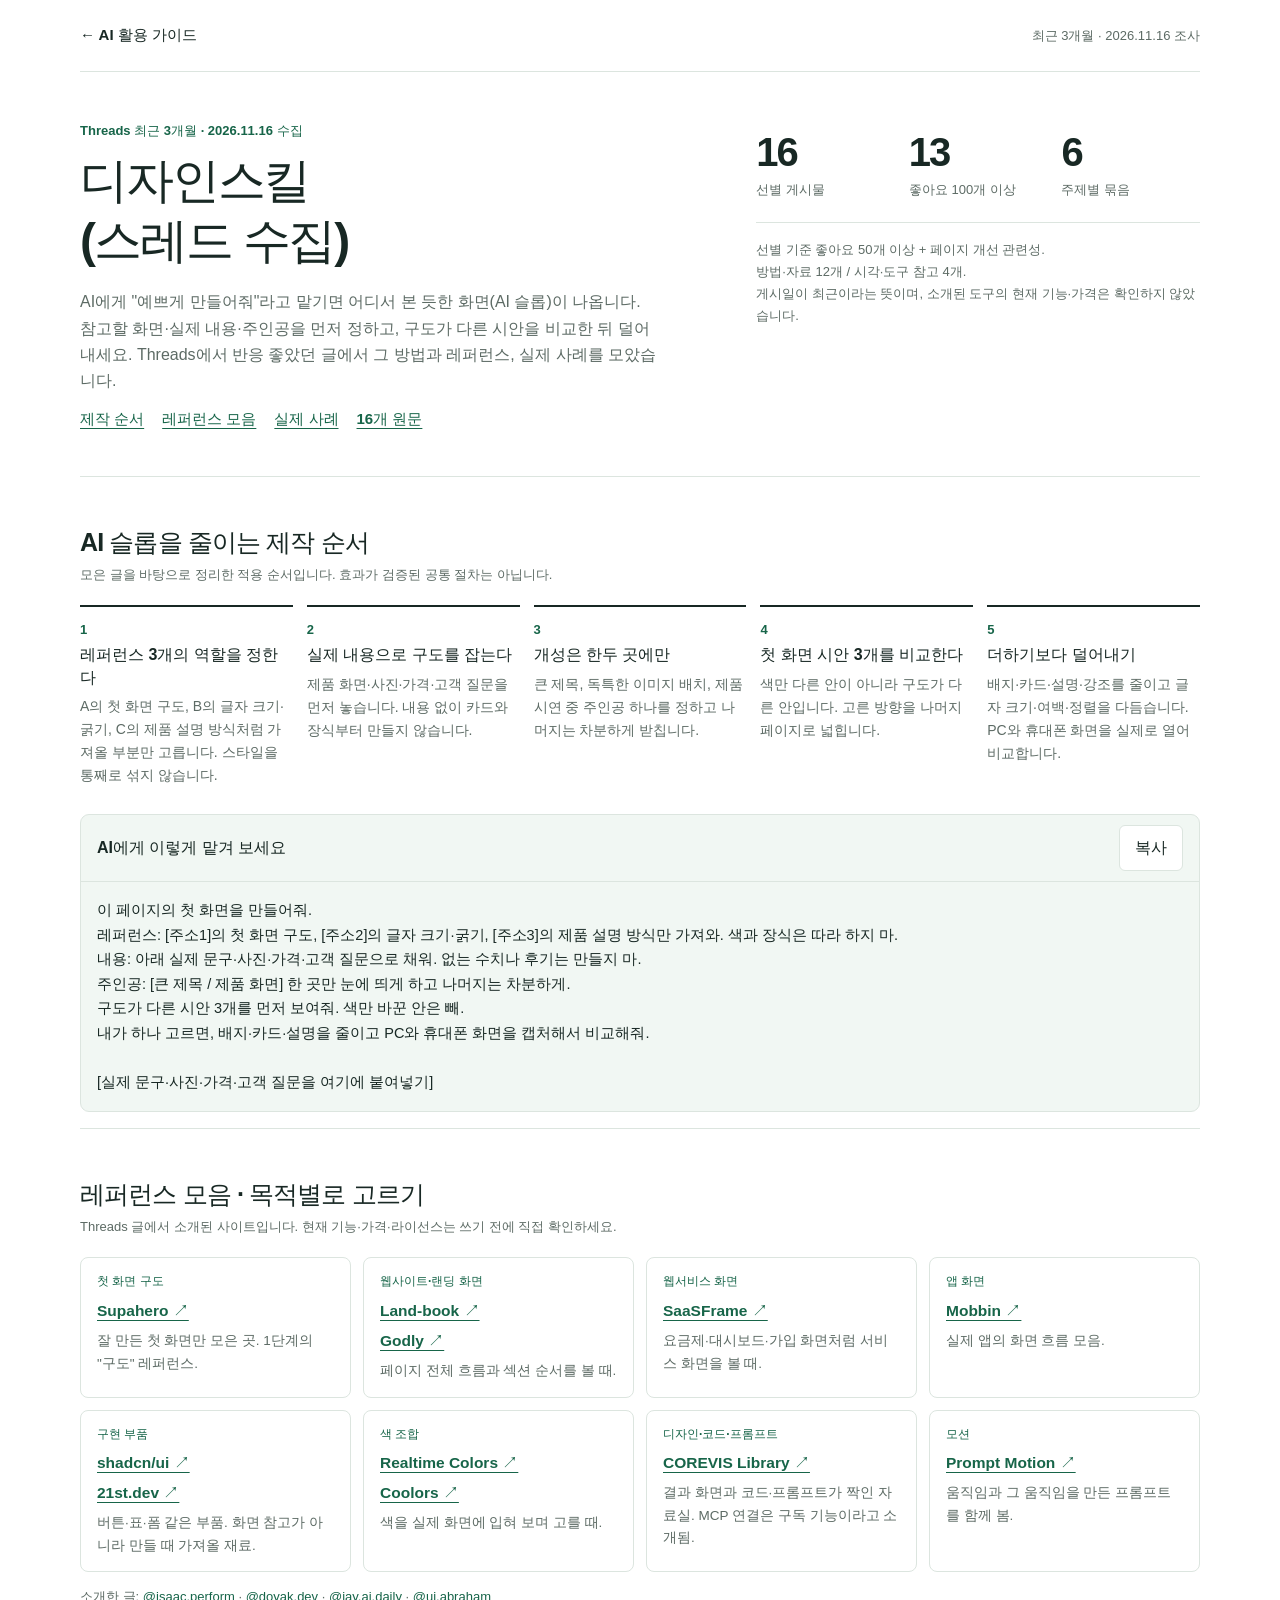
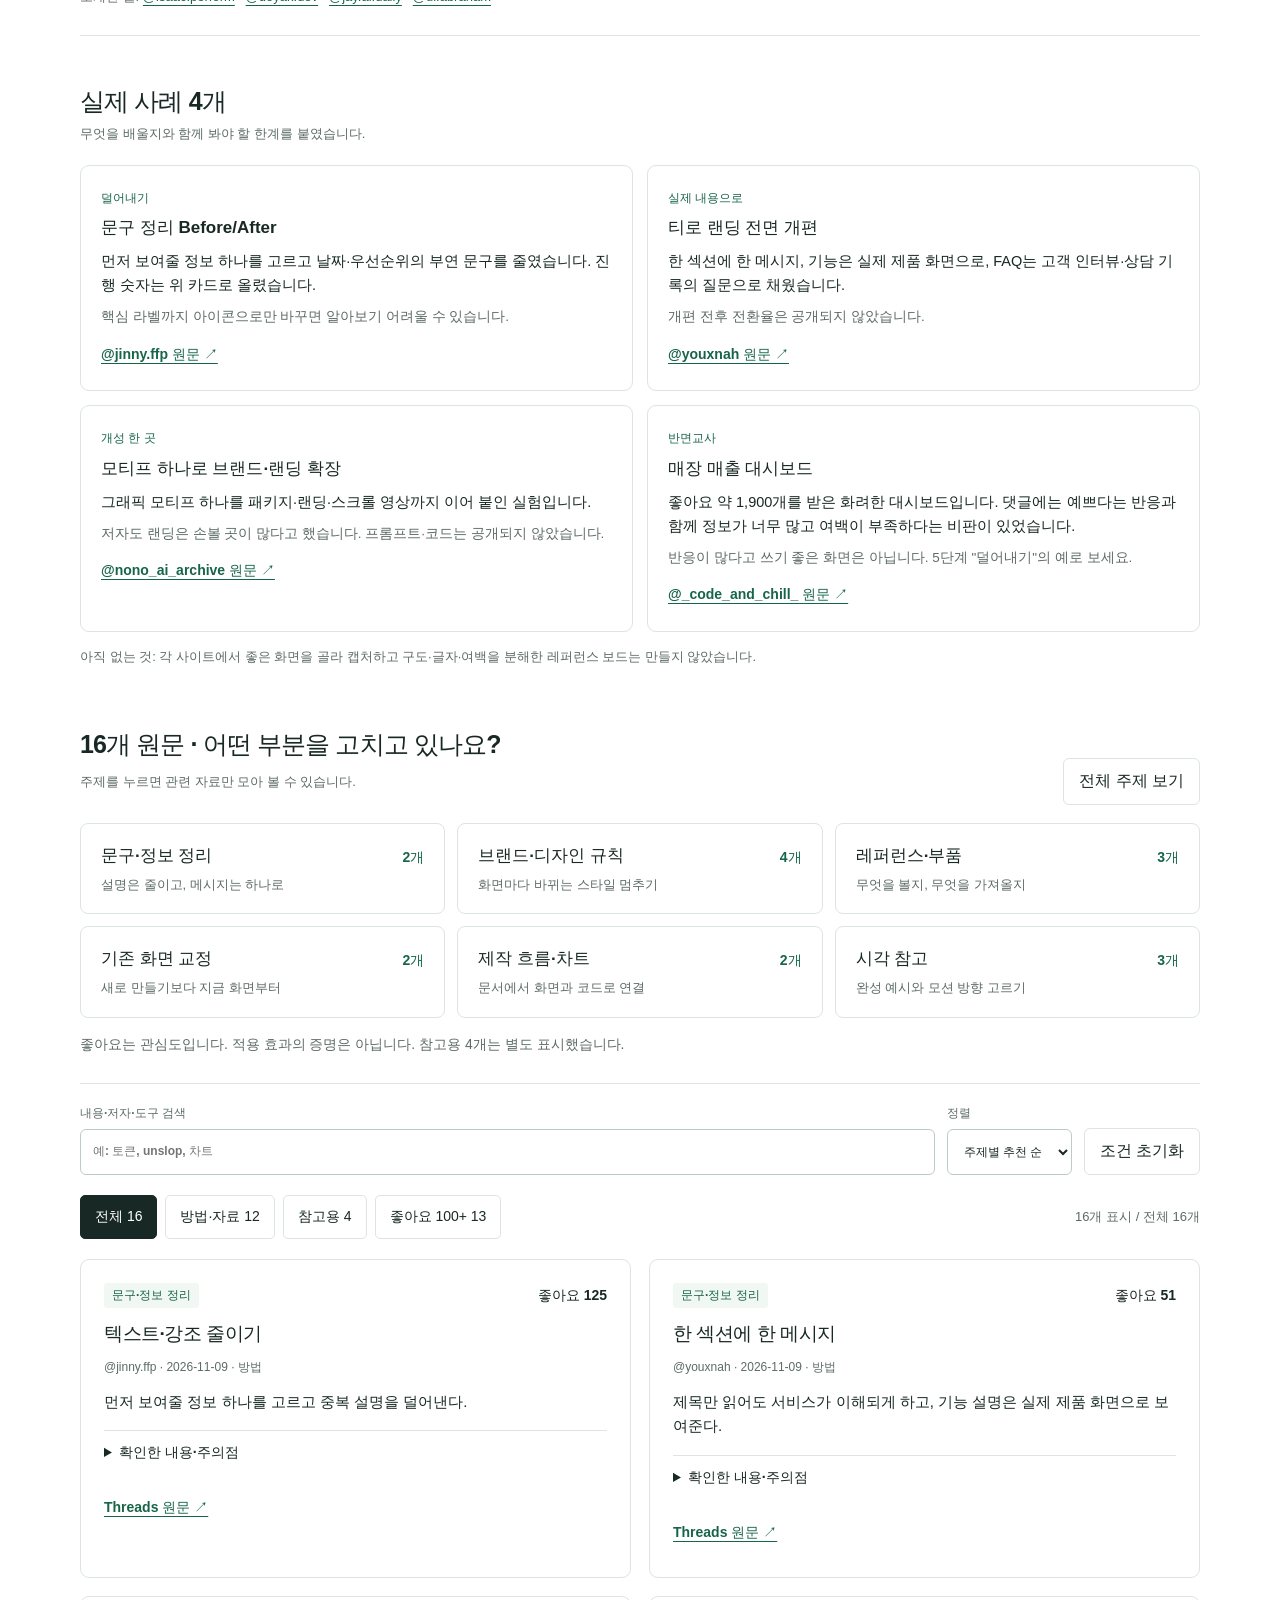
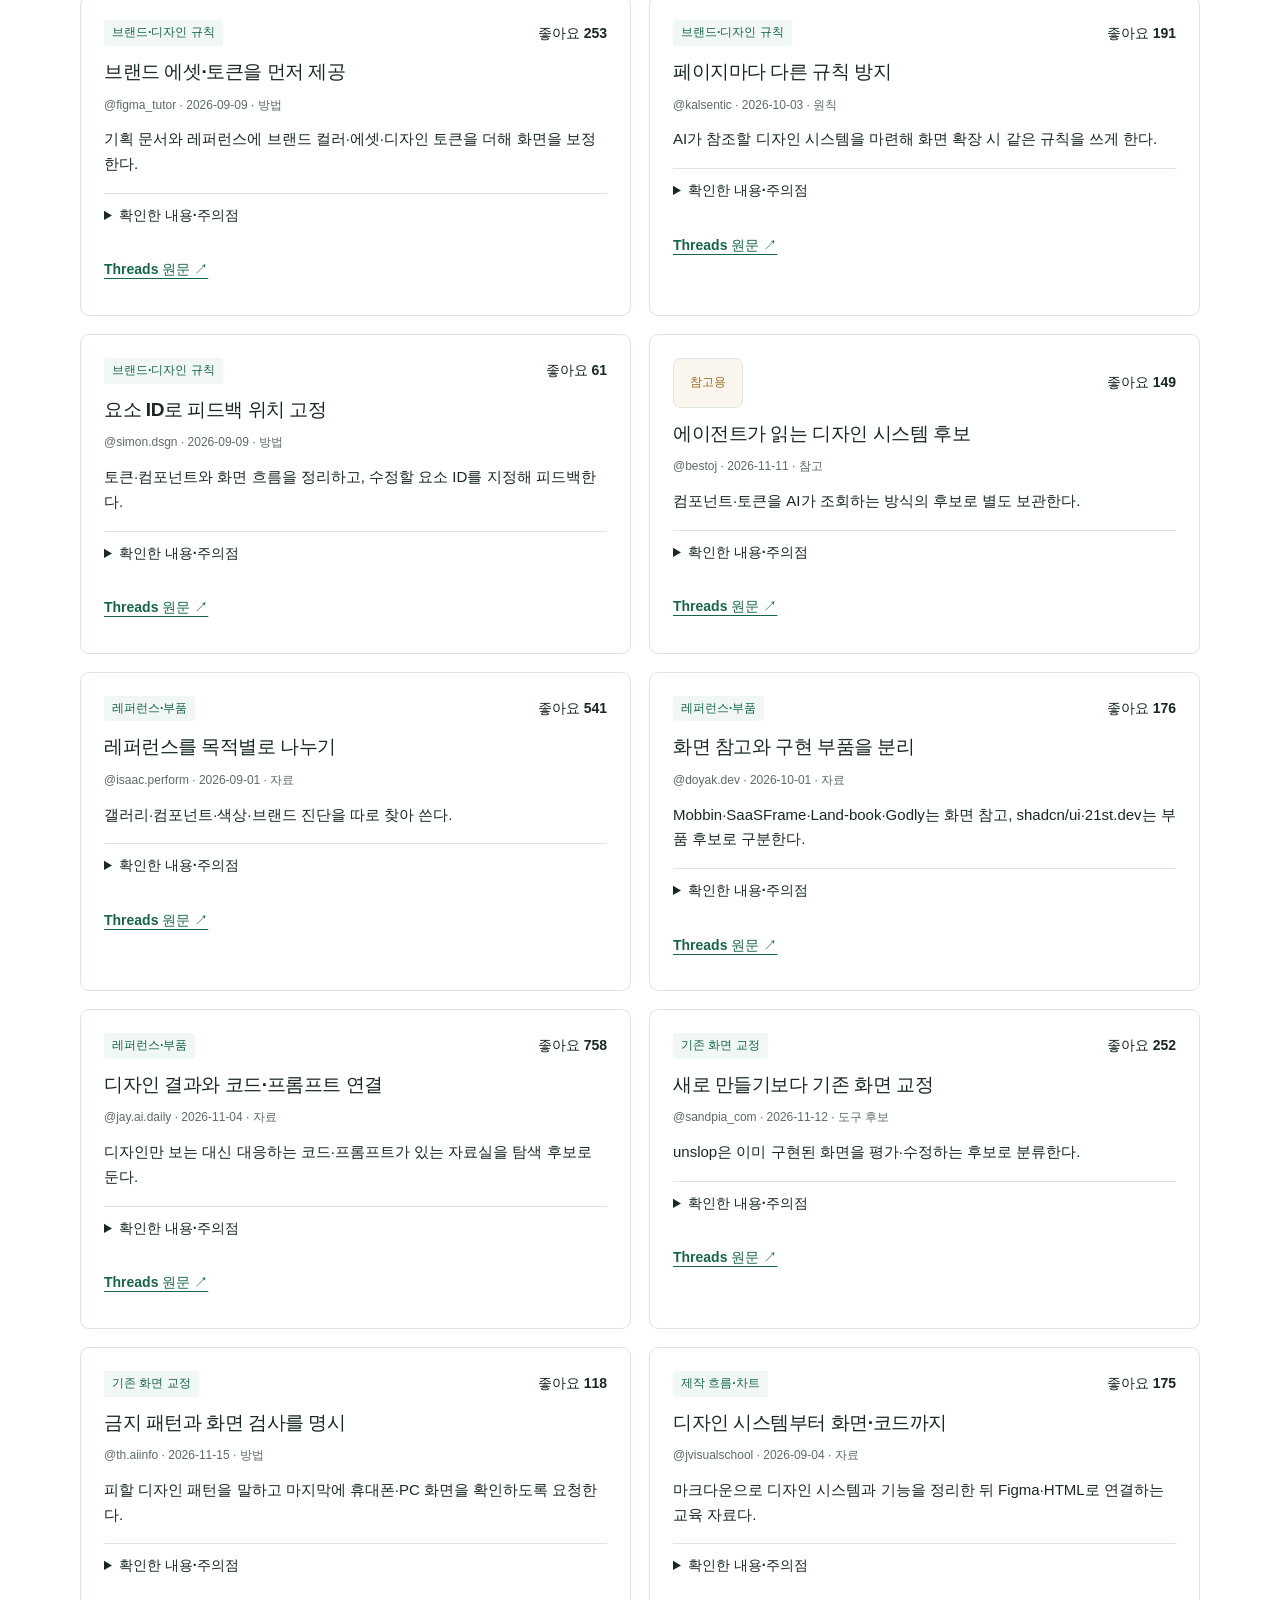
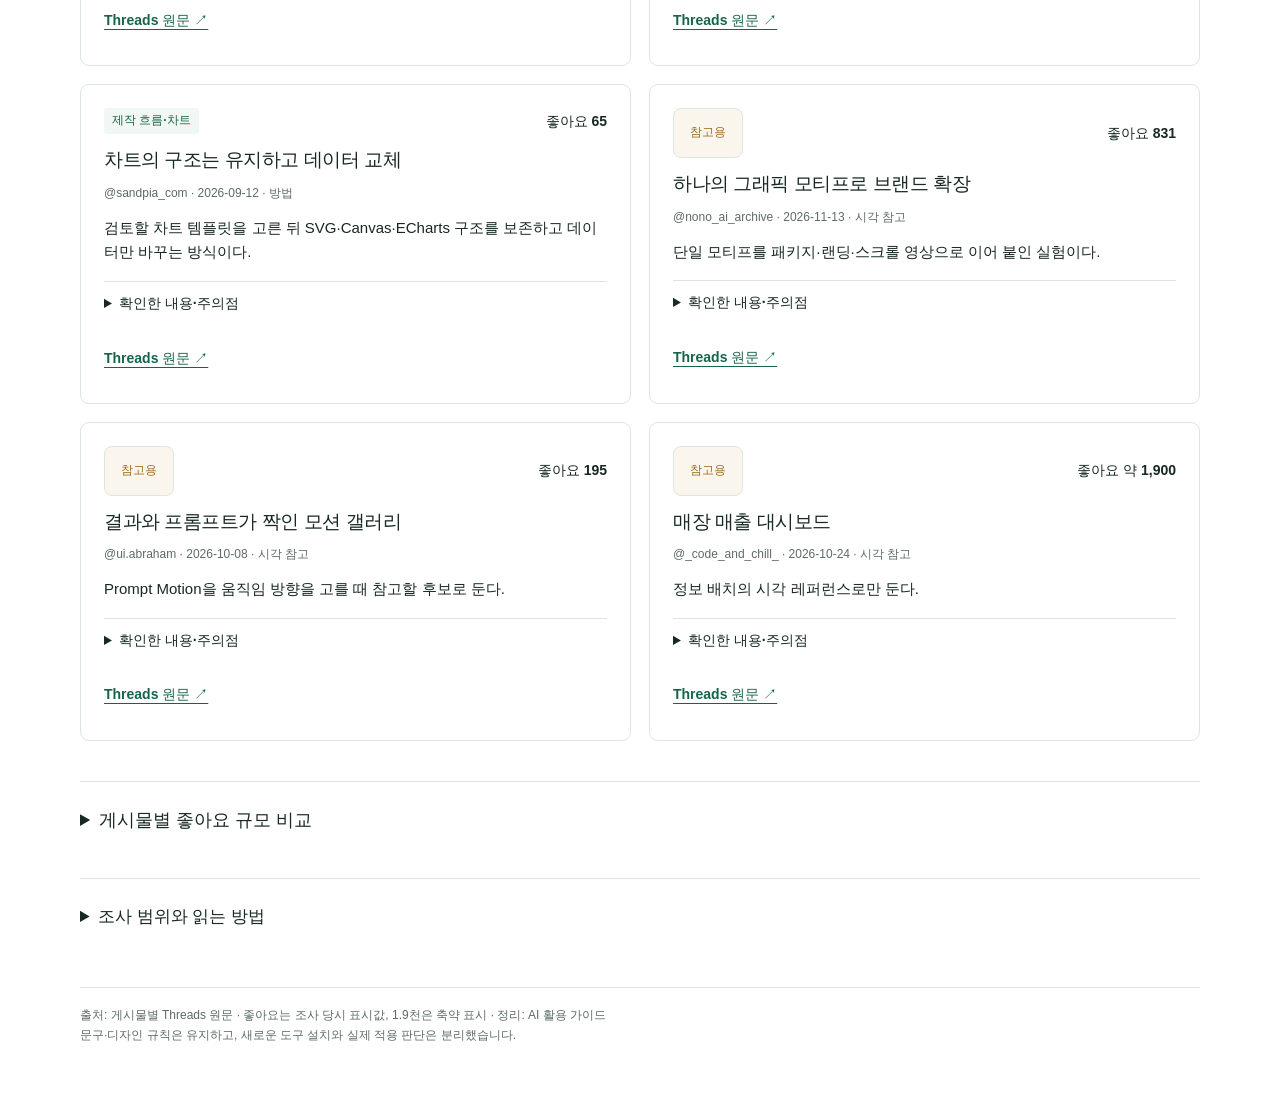
<file: design-skills/index.html>
<!doctype html><html lang="ko"><head><meta charset="utf-8"><meta name="viewport" content="width=device-width,initial-scale=1"><title>디자인스킬(스레드 수집)</title><style>
:root{--ink:#182824;--muted:#5d6b65;--line:#dce5df;--accent:#176549;--soft:#f1f7f3;--paper:#fff;--ref:#9b6b22;--refbg:#fbf6ed;font-family:Arial,'Apple SD Gothic Neo','Malgun Gothic',sans-serif;color:var(--ink);background:white;font-synthesis:none}*{box-sizing:border-box}body{margin:0;font-size:16px;line-height:1.65}a{color:var(--accent);text-underline-offset:4px}button,input,select{font:inherit}button,select,summary{cursor:pointer}button{color:inherit}button:focus-visible,a:focus-visible,input:focus-visible,select:focus-visible,summary:focus-visible{outline:3px solid #278866;outline-offset:4px}button{min-height:44px}a,button,input,select{touch-action:manipulation}main{max-width:1200px;margin:auto;padding:0 40px 72px}header{display:flex;justify-content:space-between;align-items:center;padding:23px 0;border-bottom:1px solid var(--line);gap:16px}header strong{font-size:15px}header span{font-size:13px;color:var(--muted)}.hero{display:grid;grid-template-columns:1.4fr 1fr;gap:55px;padding:48px 0 36px}.eyebrow{font-size:13px;color:var(--accent);font-weight:700;margin:0 0 10px}h1{font-size:clamp(30px,4vw,48px);line-height:1.25;letter-spacing:-.045em;margin:0 0 18px;font-weight:750}h2{font-size:25px;line-height:1.4;letter-spacing:-.035em;margin:0 0 9px}h3{font-size:19px;line-height:1.45;letter-spacing:-.025em;margin:12px 0 10px}p{margin:0 0 12px}.lede{color:var(--muted);max-width:580px}.small{font-size:13px;color:var(--muted)}.stats{display:grid;grid-template-columns:repeat(3,1fr);gap:14px;padding:8px 0 20px;border-bottom:1px solid var(--line)}.stat b{display:block;font-size:40px;line-height:1.2;letter-spacing:-.05em;font-variant-numeric:tabular-nums}.stat span{font-size:13px;color:var(--muted)}.scope{font-size:13px;line-height:1.7;margin:16px 0 0;color:var(--muted)}.flow{display:grid;grid-template-columns:repeat(4,1fr);border-top:1px solid var(--line);border-bottom:1px solid var(--line);padding:25px 0;gap:24px}.flow div{min-width:0}.flow small{font-size:12px;color:var(--accent);font-weight:700}.flow b{display:block;font-size:18px;margin:4px 0}.flow p{font-size:14px;color:var(--muted);margin:0}.section-head{display:flex;justify-content:space-between;gap:20px;align-items:end;margin:40px 0 18px}.topics{display:grid;grid-template-columns:repeat(3,1fr);gap:12px}.topic{padding:18px 20px;text-align:left;border:1px solid var(--line);border-radius:8px;background:white;transition:background .15s,border-color .15s}.topic:hover{background:var(--soft)}.topic[aria-pressed=true]{background:var(--soft);border-color:var(--accent)}.topic b{display:block;font-size:17px}.topic span{display:block;font-size:13px;color:var(--muted);margin-top:4px}.topic .count{float:right;font-size:14px;color:var(--accent);margin-left:10px}.selection-note{padding:15px 0;color:var(--muted);font-size:14px}.topic-action{padding:16px 20px;border-left:3px solid var(--accent);background:var(--soft);margin:20px 0}.topic-action[hidden]{display:none}.topic-action strong{display:block}.topic-action p{font-size:14px;margin:4px 0 0}.tools{display:grid;grid-template-columns:minmax(200px,1fr) auto auto;gap:12px;align-items:end;padding:20px 0;border-top:1px solid var(--line)}label{display:block;font-size:12px;font-weight:700;color:var(--muted)}input,select{display:block;width:100%;min-height:46px;border:1px solid #bdccc2;border-radius:6px;background:#fff;padding:10px 12px;color:var(--ink);margin-top:5px}.reset{background:white;border:1px solid var(--line);border-radius:6px;padding:9px 15px}.filter-row{display:flex;flex-wrap:wrap;align-items:center;gap:8px;margin:0 0 20px}.filter{border:1px solid var(--line);border-radius:5px;background:white;padding:7px 14px;font-size:14px}.filter[aria-pressed=true]{background:var(--ink);border-color:var(--ink);color:white}#resultCount{margin-left:auto;font-size:13px;color:var(--muted)}.cards{display:grid;grid-template-columns:repeat(2,minmax(0,1fr));gap:18px}.card{border:1px solid var(--line);border-radius:9px;padding:23px;min-width:0}.card-top{display:flex;align-items:center;justify-content:space-between;gap:8px}.tag{font-size:12px;font-weight:700;color:var(--accent);background:var(--soft);padding:3px 8px;border-radius:3px}.tag.ref{color:var(--ref);background:var(--refbg)}.likes{font-size:14px;font-weight:700;font-variant-numeric:tabular-nums;white-space:nowrap}.meta{font-size:12px;color:var(--muted);overflow-wrap:anywhere;margin-bottom:12px}.principle{font-size:15px;margin:0 0 16px}.card details{border-top:1px solid var(--line);padding-top:10px}.card summary{font-size:14px;font-weight:700;min-height:36px}.card details p{font-size:14px;margin:12px 0 0;overflow-wrap:anywhere}.card details strong{display:block;font-size:12px;color:var(--muted);margin-bottom:2px}.source{display:inline-flex;align-items:center;min-height:44px;font-size:14px;font-weight:700;margin-top:8px}.empty{grid-column:1/-1;text-align:center;padding:48px 18px;border:1px dashed var(--line);color:var(--muted)}.chart-panel{margin-top:40px;border-top:1px solid var(--line);padding-top:24px}.chart-panel>summary{font-weight:700;font-size:18px;min-height:44px}.chart-head{font-size:13px;color:var(--muted);margin:12px 0 20px}.bar-row{display:grid;grid-template-columns:160px minmax(60px,1fr) 66px;gap:14px;align-items:center;margin:10px 0;font-size:13px}.bar-label{white-space:nowrap;overflow:hidden;text-overflow:ellipsis}.bar-track{background:#f1f4f2;height:12px;border-radius:2px}.bar-fill{display:block;height:100%;background:var(--accent);border-radius:2px}.bar-fill.ref{background:#b58d53}.bar-val{text-align:right;font-variant-numeric:tabular-nums}.method{margin-top:28px;padding-top:24px;border-top:1px solid var(--line)}.method>summary{font-weight:700;font-size:17px;min-height:44px}.method p,.method li{font-size:14px;color:var(--muted)}.method ul{padding-left:21px}.screening{display:flex;flex-wrap:wrap;gap:10px;align-items:center;margin:18px 0}.screening b{color:var(--ink)}.screening span{padding:8px 13px;background:#f4f6f4;border-radius:4px}footer{margin-top:40px;padding-top:18px;border-top:1px solid var(--line);font-size:12px;color:var(--muted)}.skip{position:absolute;left:-10000px}.skip:focus{position:fixed;left:12px;top:10px;background:white;padding:12px;z-index:5}html{scroll-behavior:smooth;scroll-padding-top:20px}button,summary{-webkit-tap-highlight-color:transparent}@media(max-width:760px){main{padding:0 20px 48px}.hero{grid-template-columns:1fr;gap:25px;padding:32px 0 28px}.stats{max-width:450px}.flow{grid-template-columns:repeat(2,1fr);gap:24px 18px}.topics{grid-template-columns:repeat(2,minmax(0,1fr))}.cards{grid-template-columns:1fr}.tools{grid-template-columns:1fr 1fr}.search-field{grid-column:1/-1}.section-head{display:block}.section-head .small{margin-top:8px}.topic{padding:16px 13px}.topic b{font-size:15px}.topic span{font-size:12px}.bar-row{grid-template-columns:115px minmax(50px,1fr) 56px;gap:8px}.card{padding:20px}#resultCount{width:100%;margin-left:0;margin-top:5px}header span{font-size:12px}header strong{font-size:13px}}@media(prefers-reduced-motion:reduce){html{scroll-behavior:auto}*{transition:none!important}}@media print{header,.tools,.filter-row,.topics,.reset{display:none}.cards{display:block}.card{break-inside:avoid;margin:12px 0}main{max-width:none;padding:0}.card details{display:block}a{color:#182824}.source:after{content:' (' attr(href) ')';font-weight:400;font-size:10px}details p{display:block}}
.verdict{padding:44px 0 32px;border-bottom:1px solid var(--line)}.verdict .lede{max-width:860px;margin-bottom:24px}.pick-grid{display:grid;grid-template-columns:repeat(3,1fr);gap:14px;margin:0 0 22px}.pick{border:1px solid var(--accent);border-radius:8px;padding:18px 20px;background:var(--soft)}.pick small{font-size:12px;color:var(--accent);font-weight:700}.pick b{display:block;font-size:17px;margin:4px 0 8px}.pick p{font-size:14px;margin:0 0 8px}.pick .where{color:var(--ink);border-top:1px solid var(--line);padding-top:8px;margin:0}.pick .where strong{display:block;font-size:12px;color:var(--muted)}.skip-grid{display:grid;grid-template-columns:repeat(3,1fr);gap:14px;margin-bottom:14px}.skip-grid div{padding:14px 16px;background:#f6f7f6;border-radius:6px}.skip-grid b{display:block;font-size:14px;margin-bottom:4px}.skip-grid p{font-size:13px;color:var(--muted);margin:0}@media(max-width:760px){.pick-grid,.skip-grid{grid-template-columns:1fr}}.jump{display:flex;flex-wrap:wrap;gap:8px 18px;margin-top:6px;font-size:15px;font-weight:700}.block{padding:48px 0 8px;border-top:1px solid var(--line);margin-top:8px}.block-head{margin-bottom:20px}.block-head h2{margin-bottom:4px}.steps{list-style:none;counter-reset:st;margin:0;padding:0;display:grid;grid-template-columns:repeat(5,1fr);gap:14px}.steps li{counter-increment:st;border-top:2px solid var(--ink);padding-top:12px}.steps li::before{content:counter(st);display:block;font-size:13px;font-weight:700;color:var(--accent);margin-bottom:4px}.steps b{display:block;font-size:16px;line-height:1.4;margin-bottom:6px}.steps span{display:block;font-size:14px;color:var(--muted)}.prompt{margin-top:26px;border:1px solid var(--line);border-radius:9px;background:var(--soft)}.prompt-head{display:flex;justify-content:space-between;align-items:center;padding:10px 16px;border-bottom:1px solid var(--line)}.prompt pre{margin:0;padding:16px;white-space:pre-wrap;font-family:inherit;font-size:14.5px;line-height:1.7}.ref-grid{display:grid;grid-template-columns:repeat(4,1fr);gap:12px}.ref{border:1px solid var(--line);border-radius:8px;padding:14px 16px;display:flex;flex-direction:column;gap:2px;min-width:0}.ref small{font-size:12px;color:var(--accent);font-weight:700;margin-bottom:2px}.ref a{font-weight:700;font-size:15.5px;min-height:28px;display:inline-flex;align-items:center}.ref span{font-size:13.5px;color:var(--muted);margin-top:4px}.src{margin-top:14px}.case-grid{display:grid;grid-template-columns:repeat(2,minmax(0,1fr));gap:14px}.case{border:1px solid var(--line);border-radius:9px;padding:18px 20px}.case small{font-size:12px;font-weight:700;color:var(--accent)}.case b{display:block;font-size:17px;margin:4px 0 8px}.case p{font-size:14.5px;margin:0 0 8px}.case .lim{color:var(--muted);font-size:13.5px}.case a{font-weight:700;font-size:14px;display:inline-flex;min-height:36px;align-items:center}@media(max-width:1000px){.steps{grid-template-columns:repeat(2,1fr)}.ref-grid{grid-template-columns:repeat(2,1fr)}}@media(max-width:760px){.steps,.ref-grid,.case-grid{grid-template-columns:1fr}.block{padding-top:36px}}</style></head><body><a class="skip" href="#library">자료 목록으로 건너뛰기</a><main><header><strong><a href="/" style="color:inherit;text-decoration:none">← AI 활용 가이드</a></strong><span>최근 3개월 · 2026.11.16 조사</span></header><section class="hero" aria-labelledby="mainTitle"><div><p class="eyebrow">Threads 최근 3개월 · 2026.11.16 수집</p><h1 id="mainTitle">디자인스킬<br>(스레드 수집)</h1><p class="lede">AI에게 "예쁘게 만들어줘"라고 맡기면 어디서 본 듯한 화면(AI 슬롭)이 나옵니다. 참고할 화면·실제 내용·주인공을 먼저 정하고, 구도가 다른 시안을 비교한 뒤 덜어내세요. Threads에서 반응 좋았던 글에서 그 방법과 레퍼런스, 실제 사례를 모았습니다.</p><nav class="jump" aria-label="바로가기"><a href="#steps">제작 순서</a><a href="#refs">레퍼런스 모음</a><a href="#cases">실제 사례</a><a href="#library">16개 원문</a></nav></div><div><div class="stats"><div class="stat"><b>16</b><span>선별 게시물</span></div><div class="stat"><b>13</b><span>좋아요 100개 이상</span></div><div class="stat"><b>6</b><span>주제별 묶음</span></div></div><p class="scope"><strong>선별 기준</strong> 좋아요 50개 이상 + 페이지 개선 관련성.<br>방법·자료 12개 / 시각·도구 참고 4개.<br>게시일이 최근이라는 뜻이며, 소개된 도구의 현재 기능·가격은 확인하지 않았습니다.</p></div></section>
<section id="steps" class="block" aria-labelledby="stepsTitle"><div class="block-head"><h2 id="stepsTitle">AI 슬롭을 줄이는 제작 순서</h2><p class="small">모은 글을 바탕으로 정리한 적용 순서입니다. 효과가 검증된 공통 절차는 아닙니다.</p></div>
<ol class="steps">
<li><b>레퍼런스 3개의 역할을 정한다</b><span>A의 첫 화면 구도, B의 글자 크기·굵기, C의 제품 설명 방식처럼 가져올 부분만 고릅니다. 스타일을 통째로 섞지 않습니다.</span></li>
<li><b>실제 내용으로 구도를 잡는다</b><span>제품 화면·사진·가격·고객 질문을 먼저 놓습니다. 내용 없이 카드와 장식부터 만들지 않습니다.</span></li>
<li><b>개성은 한두 곳에만</b><span>큰 제목, 독특한 이미지 배치, 제품 시연 중 주인공 하나를 정하고 나머지는 차분하게 받칩니다.</span></li>
<li><b>첫 화면 시안 3개를 비교한다</b><span>색만 다른 안이 아니라 구도가 다른 안입니다. 고른 방향을 나머지 페이지로 넓힙니다.</span></li>
<li><b>더하기보다 덜어내기</b><span>배지·카드·설명·강조를 줄이고 글자 크기·여백·정렬을 다듬습니다. PC와 휴대폰 화면을 실제로 열어 비교합니다.</span></li>
</ol>
<div class="prompt"><div class="prompt-head"><b>AI에게 이렇게 맡겨 보세요</b><button type="button" id="copyPrompt" class="reset">복사</button></div><pre id="promptText">이 페이지의 첫 화면을 만들어줘.
레퍼런스: [주소1]의 첫 화면 구도, [주소2]의 글자 크기·굵기, [주소3]의 제품 설명 방식만 가져와. 색과 장식은 따라 하지 마.
내용: 아래 실제 문구·사진·가격·고객 질문으로 채워. 없는 수치나 후기는 만들지 마.
주인공: [큰 제목 / 제품 화면] 한 곳만 눈에 띄게 하고 나머지는 차분하게.
구도가 다른 시안 3개를 먼저 보여줘. 색만 바꾼 안은 빼.
내가 하나 고르면, 배지·카드·설명을 줄이고 PC와 휴대폰 화면을 캡처해서 비교해줘.

[실제 문구·사진·가격·고객 질문을 여기에 붙여넣기]</pre></div>
</section>
<section id="refs" class="block" aria-labelledby="refsTitle"><div class="block-head"><h2 id="refsTitle">레퍼런스 모음 · 목적별로 고르기</h2><p class="small">Threads 글에서 소개된 사이트입니다. 현재 기능·가격·라이선스는 쓰기 전에 직접 확인하세요.</p></div>
<div class="ref-grid">
<div class="ref"><small>첫 화면 구도</small><a href="https://www.supahero.io" target="_blank" rel="noopener noreferrer">Supahero ↗</a><span>잘 만든 첫 화면만 모은 곳. 1단계의 "구도" 레퍼런스.</span></div>
<div class="ref"><small>웹사이트·랜딩 화면</small><a href="https://land-book.com" target="_blank" rel="noopener noreferrer">Land-book ↗</a><a href="https://godly.website" target="_blank" rel="noopener noreferrer">Godly ↗</a><span>페이지 전체 흐름과 섹션 순서를 볼 때.</span></div>
<div class="ref"><small>웹서비스 화면</small><a href="https://www.saasframe.io" target="_blank" rel="noopener noreferrer">SaaSFrame ↗</a><span>요금제·대시보드·가입 화면처럼 서비스 화면을 볼 때.</span></div>
<div class="ref"><small>앱 화면</small><a href="https://mobbin.com" target="_blank" rel="noopener noreferrer">Mobbin ↗</a><span>실제 앱의 화면 흐름 모음.</span></div>
<div class="ref"><small>구현 부품</small><a href="https://ui.shadcn.com" target="_blank" rel="noopener noreferrer">shadcn/ui ↗</a><a href="https://21st.dev" target="_blank" rel="noopener noreferrer">21st.dev ↗</a><span>버튼·표·폼 같은 부품. 화면 참고가 아니라 만들 때 가져올 재료.</span></div>
<div class="ref"><small>색 조합</small><a href="https://www.realtimecolors.com" target="_blank" rel="noopener noreferrer">Realtime Colors ↗</a><a href="https://coolors.co" target="_blank" rel="noopener noreferrer">Coolors ↗</a><span>색을 실제 화면에 입혀 보며 고를 때.</span></div>
<div class="ref"><small>디자인·코드·프롬프트</small><a href="https://lib.corevisos.com" target="_blank" rel="noopener noreferrer">COREVIS Library ↗</a><span>결과 화면과 코드·프롬프트가 짝인 자료실. MCP 연결은 구독 기능이라고 소개됨.</span></div>
<div class="ref"><small>모션</small><a href="https://prompt-motion.com" target="_blank" rel="noopener noreferrer">Prompt Motion ↗</a><span>움직임과 그 움직임을 만든 프롬프트를 함께 봄.</span></div>
</div>
<p class="small src">소개한 글: <a href="https://www.threads.com/@isaac.perform/post/DcvAnUgjW59" target="_blank" rel="noopener noreferrer">@isaac.perform</a> · <a href="https://www.threads.com/@doyak.dev/post/Dd8FM-uGS1y" target="_blank" rel="noopener noreferrer">@doyak.dev</a> · <a href="https://www.threads.com/@jay.ai.daily/post/DfTey89ihZm" target="_blank" rel="noopener noreferrer">@jay.ai.daily</a> · <a href="https://www.threads.com/@ui.abraham/post/DeOiuhgjKlD" target="_blank" rel="noopener noreferrer">@ui.abraham</a></p>
</section>
<section id="cases" class="block" aria-labelledby="casesTitle"><div class="block-head"><h2 id="casesTitle">실제 사례 4개</h2><p class="small">무엇을 배울지와 함께 봐야 할 한계를 붙였습니다.</p></div>
<div class="case-grid">
<article class="case"><small>덜어내기</small><b>문구 정리 Before/After</b><p>먼저 보여줄 정보 하나를 고르고 날짜·우선순위의 부연 문구를 줄였습니다. 진행 숫자는 위 카드로 올렸습니다.</p><p class="lim">핵심 라벨까지 아이콘으로만 바꾸면 알아보기 어려울 수 있습니다.</p><a href="https://www.threads.com/@jinny.ffp/post/DfgrO9QFA7A" target="_blank" rel="noopener noreferrer">@jinny.ffp 원문 ↗</a></article>
<article class="case"><small>실제 내용으로</small><b>티로 랜딩 전면 개편</b><p>한 섹션에 한 메시지, 기능은 실제 제품 화면으로, FAQ는 고객 인터뷰·상담 기록의 질문으로 채웠습니다.</p><p class="lim">개편 전후 전환율은 공개되지 않았습니다.</p><a href="https://www.threads.com/@youxnah/post/Dfg1Z40jTdM" target="_blank" rel="noopener noreferrer">@youxnah 원문 ↗</a></article>
<article class="case"><small>개성 한 곳</small><b>모티프 하나로 브랜드·랜딩 확장</b><p>그래픽 모티프 하나를 패키지·랜딩·스크롤 영상까지 이어 붙인 실험입니다.</p><p class="lim">저자도 랜딩은 손볼 곳이 많다고 했습니다. 프롬프트·코드는 공개되지 않았습니다.</p><a href="https://www.threads.com/@nono_ai_archive/post/DfrUAk6CWVa" target="_blank" rel="noopener noreferrer">@nono_ai_archive 원문 ↗</a></article>
<article class="case"><small>반면교사</small><b>매장 매출 대시보드</b><p>좋아요 약 1,900개를 받은 화려한 대시보드입니다. 댓글에는 예쁘다는 반응과 함께 정보가 너무 많고 여백이 부족하다는 비판이 있었습니다.</p><p class="lim">반응이 많다고 쓰기 좋은 화면은 아닙니다. 5단계 "덜어내기"의 예로 보세요.</p><a href="https://www.threads.com/@_code_and_chill_/post/De13rnmiW-W" target="_blank" rel="noopener noreferrer">@_code_and_chill_ 원문 ↗</a></article>
</div>
<p class="small src">아직 없는 것: 각 사이트에서 좋은 화면을 골라 캡처하고 구도·글자·여백을 분해한 레퍼런스 보드는 만들지 않았습니다.</p>
</section>
<section id="library" aria-labelledby="libraryTitle"><div class="section-head"><div><h2 id="libraryTitle">16개 원문 · 어떤 부분을 고치고 있나요?</h2><p class="small">주제를 누르면 관련 자료만 모아 볼 수 있습니다.</p></div><button type="button" class="reset" id="showAll">전체 주제 보기</button></div><div class="topics" id="topics"></div><div id="topicAction" class="topic-action" hidden></div><p class="selection-note">좋아요는 <strong>관심도</strong>입니다. 적용 효과의 증명은 아닙니다. 참고용 4개는 별도 표시했습니다.</p><div class="tools"><label class="search-field" for="search">내용·저자·도구 검색<input id="search" type="search" placeholder="예: 토큰, unslop, 차트" autocomplete="off"></label><label for="sort">정렬<select id="sort"><option value="recommended">주제별 추천 순</option><option value="likes">좋아요 많은 순</option><option value="recent">최근 게시 순</option></select></label><button type="button" class="reset" id="reset">조건 초기화</button></div><div class="filter-row" id="filters" aria-label="자료 유형 필터"><button class="filter" data-mode="all" aria-pressed="true">전체 16</button><button class="filter" data-mode="core" aria-pressed="false">방법·자료 12</button><button class="filter" data-mode="ref" aria-pressed="false">참고용 4</button><button class="filter" data-mode="popular" aria-pressed="false">좋아요 100+ 13</button><span id="resultCount" role="status" aria-live="polite"></span></div><div id="cards" class="cards"></div></section><details class="chart-panel" id="reactionChart"><summary>게시물별 좋아요 규모 비교</summary><p class="chart-head">16개 전체 · 선형 눈금 · 녹색은 방법·자료, 갈색은 참고용. 높은 반응이 실제 사용성을 보장하지는 않습니다.</p><div id="bars" role="img" aria-label="선별 16개 게시물의 좋아요 수 비교"></div></details><details class="method"><summary>조사 범위와 읽는 방법</summary><div class="screening"><span>검색 후보 <b>95</b></span><span>좋아요 50+ <b>32</b></span><span>최종 선별 <b>16</b></span></div><ul><li>Threads ‘지난 3개월’ 필터: 2026.08.18 08:57 ~ 11.16 08:57 KST. 인기 검색 노출 표본이며 기간 내 전수 조사는 아닙니다.</li><li>검색어: 웹디자인, UI, UX, 랜딩페이지, 디자인 개선, UI 디자인, UX 개선, 디자인 시스템.</li><li>후보 95개 중 좋아요 50개 미만 63개를 빼고, 남은 32개 중 중복·잡담·범용 순위 소개 16개를 제외했습니다.</li><li>선별 16개는 상세 페이지를 확인했습니다. 댓글은 인기순 표시 표본이며 전수 확인이 아닙니다.</li><li>@jinny.ffp 글의 첫 Before/After 이미지는 확대 판독했습니다. 그 외 미디어·외부 저장소·연결 PDF·약관은 전수 확인하지 않았습니다.</li><li>도구의 기능·지원 스택·요금·라이선스는 저자 설명입니다. 설치나 실제 사이트 변경은 하지 않았습니다.</li></ul><p>페이지는 외부 라이브러리 없이 작동합니다. 원문 링크를 열 때만 인터넷이 필요합니다.</p></details><footer>출처: 게시물별 Threads 원문 · 좋아요는 조사 당시 표시값, 1.9천은 축약 표시 · 정리: AI 활용 가이드<br>문구·디자인 규칙은 유지하고, 새로운 도구 설치와 실제 적용 판단은 분리했습니다.</footer></main><script>
'use strict';window.__errors=[];addEventListener('error',e=>window.__errors.push(e.message));addEventListener('unhandledrejection',e=>window.__errors.push(String(e.reason)));
const posts=[{"post_id":"DfgrO9QFA7A","url":"https://www.threads.com/@jinny.ffp/post/DfgrO9QFA7A","author":"jinny.ffp","published_at":"2026-11-09T06:21:23.000Z","likes":125,"group":1,"kind":"방법","title":"텍스트·강조 줄이기","principle":"먼저 보여줄 정보 하나를 고르고 중복 설명을 덜어낸다.","evidence":"첫 이미지의 Before/After를 확대 확인했다. 날짜·우선순위 부연 문구가 줄고 진행 숫자는 상단 카드로 이동했다.","comment":"yongteakkwon 댓글은 굵기·글자 크기 종류를 줄이고 완료 영역을 목록과 같은 레벨에 놓자고 제안했다.","limit":"핵심 라벨까지 아이콘·색만으로 바꾸는 것은 별도 사용성 확인이 필요하다.","coverage":{"detail_status":"read","comments":"인기순 표시 표본, 전수 아님","media_status":"partly_read","media_note":"첫 이미지 Before/After 실제 확대 판독. 날짜·우선순위 부연설명·진행 안내 문구가 축약되고, 진행 숫자가 상단 카드로 이동. 카테고리 탭 일부는 아이콘으로 변경. 나머지 3개 이미지 전수 판독 안 함."}},{"post_id":"Dfg1Z40jTdM","url":"https://www.threads.com/@youxnah/post/Dfg1Z40jTdM","author":"youxnah","published_at":"2026-11-09T07:50:57.000Z","likes":51,"group":1,"kind":"방법","title":"한 섹션에 한 메시지","principle":"제목만 읽어도 서비스가 이해되게 하고, 기능 설명은 실제 제품 화면으로 보여준다.","evidence":"1~6/6 확인. FAQ는 고객 인터뷰·상담 기록의 실제 질문, 후기는 고객 표현을 이용했다고 설명한다.","comment":"칭찬과 제품 구독 경험 댓글이 보이지만 랜딩 전환 개선 수치는 없다.","limit":"개편 전후 전환 수치는 없다. 섹션 구성 예시로 쓴다. 좋아요 51개지만 개편 과정이 구체적이어서 포함했다.","coverage":{"detail_status":"read","comments":"인기순 표시 표본, 전수 아님","media_status":"not_read","media_note":"ALT·텍스트 설명 외 미디어 전수 판독 안 함"}},{"post_id":"DdCwkuWE-uM","url":"https://www.threads.com/@figma_tutor/post/DdCwkuWE-uM","author":"figma_tutor","published_at":"2026-09-08T22:28:03.000Z","likes":253,"group":2,"kind":"방법","title":"브랜드 에셋·토큰을 먼저 제공","principle":"기획 문서와 레퍼런스에 브랜드 컬러·에셋·디자인 토큰을 더해 화면을 보정한다.","evidence":"1~2/2와 작성자 추가 팁 확인. 실험은 역순이었지만 브랜드 맥락을 미리 주는 편이 좋겠다고 정정했다.","comment":"작성자의 추가 팁을 원글보다 우선해 적용 순서를 정리했다.","limit":"2~3회 만에 나온 결과라는 개인 경험이다. 모델 우열·재현성은 검증하지 않았다.","coverage":{"detail_status":"read","comments":"인기순 표시 표본, 전수 아님","media_status":"not_read","media_note":"ALT·텍스트 설명 외 미디어 전수 판독 안 함"}},{"post_id":"DeBg8l7DJSu","url":"https://www.threads.com/@kalsentic/post/DeBg8l7DJSu","author":"kalsentic","published_at":"2026-10-03T07:25:23.000Z","likes":191,"group":2,"kind":"원칙","title":"페이지마다 다른 규칙 방지","principle":"AI가 참조할 디자인 시스템을 마련해 화면 확장 시 같은 규칙을 쓰게 한다.","evidence":"원글과 인기 댓글 표본 확인. 토큰 명세나 시스템 파일 자체는 확보하지 못했다.","comment":"작성자는 당시 사이트 공개 전이며 이후 오픈소스 공유 예정이라고 답했다.","limit":"구체 템플릿을 제공하는 자료가 아니라 운영 원칙이다.","coverage":{"detail_status":"read","comments":"인기순 표시 표본, 전수 아님","media_status":"not_read","media_note":"ALT·텍스트 설명 외 미디어 전수 판독 안 함"}},{"post_id":"DdELnjljmaw","url":"https://www.threads.com/@simon.dsgn/post/DdELnjljmaw","author":"simon.dsgn","published_at":"2026-09-09T11:48:55.000Z","likes":61,"group":2,"kind":"방법","title":"요소 ID로 피드백 위치 고정","principle":"토큰·컴포넌트와 화면 흐름을 정리하고, 수정할 요소 ID를 지정해 피드백한다.","evidence":"원글과 댓글 표본 확인. pen 파일을 쓴 작업 경험이다.","comment":"댓글은 주로 사용 관심 표현이다. 별도 도입 검증은 아니다.","limit":"동영상은 전사·전수 판독하지 않았다. 특정 도구가 필수라는 뜻은 아니다.","coverage":{"detail_status":"read","comments":"인기순 표시 표본, 전수 아님","media_status":"not_read","media_note":"ALT·텍스트 설명 외 미디어 전수 판독 안 함"}},{"post_id":"DfmOBQ5DnVY","url":"https://www.threads.com/@bestoj/post/DfmOBQ5DnVY","author":"bestoj","published_at":"2026-11-11T10:01:36.000Z","likes":149,"group":2,"kind":"참고","title":"에이전트가 읽는 디자인 시스템 후보","principle":"컴포넌트·토큰을 AI가 조회하는 방식의 후보로 별도 보관한다.","evidence":"Astryx 소개 글의 원문·댓글 확인. 저장소를 직접 검증하지 않았다.","comment":"유용하다는 감사 댓글 한 건이 보였다.","limit":"다른 검색 글의 StyleX 기반 설명과 빌드 의존성 설명이 달랐다. React 버전·설치 조건·라이선스는 적용 전 공식 문서 확인이 필요하다.","coverage":{"detail_status":"read","comments":"인기순 표시 표본, 전수 아님","media_status":"not_read","media_note":"ALT·텍스트 설명 외 미디어 전수 판독 안 함"}},{"post_id":"DcvAnUgjW59","url":"https://www.threads.com/@isaac.perform/post/DcvAnUgjW59","author":"isaac.perform","published_at":"2026-09-01T06:23:24.000Z","likes":541,"group":3,"kind":"자료","title":"레퍼런스를 목적별로 나누기","principle":"갤러리·컴포넌트·색상·브랜드 진단을 따로 찾아 쓴다.","evidence":"1~4/4 확인. Supahero, shadcn/ui, Realtime Colors, Coolors, 21st.dev, Tremor 등이 나온다.","comment":"이번 상세 표본에서는 작성자 연속글이 중심이었다.","limit":"추천 목록이다. 각 사이트의 현재 기능·가격·라이선스를 확인한 것은 아니다.","coverage":{"detail_status":"read","comments":"인기순 표시 표본, 전수 아님","media_status":"not_read","media_note":"ALT·텍스트 설명 외 미디어 전수 판독 안 함"}},{"post_id":"Dd8FM-uGS1y","url":"https://www.threads.com/@doyak.dev/post/Dd8FM-uGS1y","author":"doyak.dev","published_at":"2026-10-01T04:45:01.000Z","likes":176,"group":3,"kind":"자료","title":"화면 참고와 구현 부품을 분리","principle":"Mobbin·SaaSFrame·Land-book·Godly는 화면 참고, shadcn/ui·21st.dev는 부품 후보로 구분한다.","evidence":"단일 원글과 댓글 표본 확인. 색상·폰트·아이콘·모션까지 열 가지 범주를 소개한다.","comment":"색 도구를 함께 열어 메인 색을 고정하고 나머지를 고른다는 댓글이 있었다.","limit":"각 도구의 현재 기능·가격·라이선스는 확인하지 않았다. 같은 도구 목록을 소개한 boston_builder 글(좋아요 141개)은 중복으로 제외했다.","coverage":{"detail_status":"read","comments":"인기순 표시 표본, 전수 아님","media_status":"not_read","media_note":"ALT·텍스트 설명 외 미디어 전수 판독 안 함"}},{"post_id":"DfTey89ihZm","url":"https://www.threads.com/@jay.ai.daily/post/DfTey89ihZm","author":"jay.ai.daily","published_at":"2026-11-04T03:27:50.000Z","likes":758,"group":3,"kind":"자료","title":"디자인 결과와 코드·프롬프트 연결","principle":"디자인만 보는 대신 대응하는 코드·프롬프트가 있는 자료실을 탐색 후보로 둔다.","evidence":"1~8/8 확인. COREVIS Library와 llms.txt, 다운로드 방식 설명을 확보했다.","comment":"작성자 연속글이 중심이며 독립 사용 효과는 확인하지 않았다.","limit":"첫 글의 가입 없이 사용 가능이라는 설명과 달리 MCP 연결은 구독 기능이라고 후속에서 구분한다. 상업 이용 조건도 항목별 예외를 적었다. 모두 저자 설명이며 공식 약관 검증은 하지 않았다.","coverage":{"detail_status":"read","comments":"인기순 표시 표본, 전수 아님","media_status":"not_read","media_note":"ALT·텍스트 설명 외 미디어 전수 판독 안 함"}},{"post_id":"DfnrHoZExAf","url":"https://www.threads.com/@sandpia_com/post/DfnrHoZExAf","author":"sandpia_com","published_at":"2026-11-11T23:35:04.000Z","likes":252,"group":4,"kind":"도구 후보","title":"새로 만들기보다 기존 화면 교정","principle":"unslop은 이미 구현된 화면을 평가·수정하는 후보로 분류한다.","evidence":"1~2/2와 댓글 표본 확인. 지원 스택과 전후 비교 영상 기능은 소개자의 주장이다.","comment":"Codex 가능 여부 질문에 작성자는 가능하다고 답했다. 실제 시험 결과는 아니다.","limit":"설치·실행하지 않았다. 저장소: heydamir/unslop.","coverage":{"detail_status":"read","comments":"인기순 표시 표본, 전수 아님","media_status":"not_read","media_note":"ALT·텍스트 설명 외 미디어 전수 판독 안 함"}},{"post_id":"DfvxlXKGNgF","url":"https://www.threads.com/@th.aiinfo/post/DfvxlXKGNgF","author":"th.aiinfo","published_at":"2026-11-15T03:05:37.000Z","likes":118,"group":4,"kind":"방법","title":"금지 패턴과 화면 검사를 명시","principle":"피할 디자인 패턴을 말하고 마지막에 휴대폰·PC 화면을 확인하도록 요청한다.","evidence":"1~4/4 확인. Impeccable·Three.js·GSAP 사용 예를 든 뒤 자료실 홍보로 끝난다.","comment":"별도 독립 검증 댓글은 이번 표본에서 확보하지 않았다.","limit":"보라색·카드·3D를 무조건 금지하거나 의무화할 근거는 아니다. 디자이너가 필요 없다는 표현은 저자의 과장으로 본다.","coverage":{"detail_status":"read","comments":"인기순 표시 표본, 전수 아님","media_status":"not_read","media_note":"ALT·텍스트 설명 외 미디어 전수 판독 안 함"}},{"post_id":"Dc3ONSCD_Wd","url":"https://www.threads.com/@jvisualschool/post/Dc3ONSCD_Wd","author":"jvisualschool","published_at":"2026-09-04T10:56:06.000Z","likes":175,"group":5,"kind":"자료","title":"디자인 시스템부터 화면·코드까지","principle":"마크다운으로 디자인 시스템과 기능을 정리한 뒤 Figma·HTML로 연결하는 교육 자료다.","evidence":"1~2/2 확인. 83쪽·16MB PDF 공유 링크가 있다. PDF 자체는 다운로드·정독하지 않았다.","comment":"배포 이후 운영도 중요하다는 댓글이 있었다.","limit":"유료 Claude Code·Figma를 준비물로 명시한다. 본 자료의 현재 화면·연동 호환성은 확인하지 않았다.","coverage":{"detail_status":"read","comments":"인기순 표시 표본, 전수 아님","media_status":"not_read","media_note":"ALT·텍스트 설명 외 미디어 전수 판독 안 함"}},{"post_id":"DdK0ClJk-L1","url":"https://www.threads.com/@sandpia_com/post/DdK0ClJk-L1","author":"sandpia_com","published_at":"2026-09-12T01:38:19.000Z","likes":65,"group":5,"kind":"방법","title":"차트의 구조는 유지하고 데이터 교체","principle":"검토할 차트 템플릿을 고른 뒤 SVG·Canvas·ECharts 구조를 보존하고 데이터만 바꾸는 방식이다.","evidence":"1~2/2 확인. Lieflat Charts와 catalog.md 선택 규칙이 나온다.","comment":"감사·반응 댓글 표본만 보였다.","limit":"라이브러리 설치·렌더링·데이터 정확성은 시험하지 않았다.","coverage":{"detail_status":"read","comments":"인기순 표시 표본, 전수 아님","media_status":"not_read","media_note":"ALT·텍스트 설명 외 미디어 전수 판독 안 함"}},{"post_id":"DfrUAk6CWVa","url":"https://www.threads.com/@nono_ai_archive/post/DfrUAk6CWVa","author":"nono_ai_archive","published_at":"2026-11-13T09:30:06.000Z","likes":831,"group":6,"kind":"시각 참고","title":"하나의 그래픽 모티프로 브랜드 확장","principle":"단일 모티프를 패키지·랜딩·스크롤 영상으로 이어 붙인 실험이다.","evidence":"1~2/2와 댓글 표본 확인. 후속에서 랜딩은 손볼 곳이 많다고 저자가 직접 덧붙였다.","comment":"책·강의 자료 요청이 있다. 제작 의뢰나 구매 검증으로 보지 않았다.","limit":"좋아요 831개지만 상세 프롬프트·코드가 없어 바로 실행할 방법과 분리했다. 미디어 전체 판독은 하지 않았다.","coverage":{"detail_status":"read","comments":"인기순 표시 표본, 전수 아님","media_status":"not_read","media_note":"ALT·텍스트 설명 외 미디어 전수 판독 안 함"}},{"post_id":"DeOiuhgjKlD","url":"https://www.threads.com/@ui.abraham/post/DeOiuhgjKlD","author":"ui.abraham","published_at":"2026-10-08T08:49:50.000Z","likes":195,"group":6,"kind":"시각 참고","title":"결과와 프롬프트가 짝인 모션 갤러리","principle":"Prompt Motion을 움직임 방향을 고를 때 참고할 후보로 둔다.","evidence":"1~2/2와 댓글 표본 확인. 갤러리 규모·생성 모델은 저자 설명이다.","comment":"프롬프트뿐 아니라 컷 타이밍·움직임 유지 시간이 완성도를 좌우한다는 댓글이 있다.","limit":"갤러리와 영상 전체를 열어 검증한 것은 아니다. 웹페이지용 코드로 바로 가져올 수 있는지도 미확인이다.","coverage":{"detail_status":"read","comments":"인기순 표시 표본, 전수 아님","media_status":"not_read","media_note":"ALT·텍스트 설명 외 미디어 전수 판독 안 함"}},{"post_id":"De13rnmiW-W","url":"https://www.threads.com/@_code_and_chill_/post/De13rnmiW-W","author":"_code_and_chill_","published_at":"2026-10-23T15:23:01.000Z","likes":1900,"group":6,"kind":"시각 참고","title":"매장 매출 대시보드","principle":"정보 배치의 시각 레퍼런스로만 둔다.","evidence":"1~2/2와 댓글 표본 확인. 후속은 템플릿 링크다.","comment":"예쁘다는 반응과 함께 실용적이지 않다, 정보가 과밀하고 여백이 부족하다는 비판이 공존한다.","limit":"좋아요 약 1,900개가 사용성 검증은 아니다. 동영상 전체·실제 템플릿 동작은 검사하지 않았다.","coverage":{"detail_status":"read","comments":"인기순 표시 표본, 전수 아님","media_status":"not_read","media_note":"ALT·텍스트 설명 외 미디어 전수 판독 안 함"}}];const topics=[{"name":"문구·정보 정리","desc":"설명은 줄이고, 메시지는 하나로","action":"중복 문구를 덜고 제목만 읽어도 이해되게.","focus":"DfgrO9QFA7A"},{"name":"브랜드·디자인 규칙","desc":"화면마다 바뀌는 스타일 멈추기","action":"색·글꼴·여백·버튼 규칙을 먼저 고정.","focus":"DdCwkuWE-uM"},{"name":"레퍼런스·부품","desc":"무엇을 볼지, 무엇을 가져올지","action":"완성 화면 참고와 구현 부품을 나눠 선택.","focus":"DcvAnUgjW59"},{"name":"기존 화면 교정","desc":"새로 만들기보다 지금 화면부터","action":"고칠 패턴을 지정하고 전후 화면을 비교.","focus":"DfnrHoZExAf"},{"name":"제작 흐름·차트","desc":"문서에서 화면과 코드로 연결","action":"정의한 규칙과 검토한 템플릿을 재사용.","focus":"DdK0ClJk-L1"},{"name":"시각 참고","desc":"완성 예시와 모션 방향 고르기","action":"미감 참고용. 실무 개선 방법과는 별개.","focus":"De13rnmiW-W"}];const esc=s=>String(s).replace(/[&<>"']/g,c=>({'&':'&amp;','<':'&lt;','>':'&gt;','"':'&quot;',"'":'&#39;'}[c]));let group=0,mode='all';const isRef=p=>p.kind==='참고'||p.kind==='시각 참고';const num=n=>n===1900?'약 1,900':n.toLocaleString('ko-KR');const date=s=>new Intl.DateTimeFormat('sv-SE',{timeZone:'Asia/Seoul',dateStyle:'short'}).format(new Date(s));
document.getElementById('topics').innerHTML=topics.map((t,i)=>'<button type="button" class="topic" data-group="'+(i+1)+'" aria-pressed="false"><b><span class="count">'+posts.filter(p=>p.group===i+1).length+'개</span>'+esc(t.name)+'</b><span>'+esc(t.desc)+'</span></button>').join('');
function render(){const q=document.getElementById('search').value.trim().toLowerCase();let list=posts.filter(p=>(!group||p.group===group)&&(mode!=='core'||!isRef(p))&&(mode!=='ref'||isRef(p))&&(mode!=='popular'||p.likes>=100)&&(!q||[p.title,p.author,p.principle,p.evidence,p.comment,p.limit].join(' ').toLowerCase().includes(q)));const sort=document.getElementById('sort').value;if(sort==='likes')list.sort((a,b)=>b.likes-a.likes);if(sort==='recent')list.sort((a,b)=>new Date(b.published_at)-new Date(a.published_at));document.getElementById('resultCount').textContent=list.length+'개 표시 / 전체 16개';document.getElementById('cards').innerHTML=list.length?list.map(p=>'<article class="card" data-id="'+p.post_id+'"><div class="card-top"><span class="tag '+(isRef(p)?'ref':'')+'">'+esc(isRef(p)?'참고용':topics[p.group-1].name)+'</span><span class="likes">좋아요 '+num(p.likes)+'</span></div><h3>'+esc(p.title)+'</h3><p class="meta">@'+esc(p.author)+' · '+date(p.published_at)+' · '+esc(p.kind)+'</p><p class="principle">'+esc(p.principle)+'</p><details><summary>확인한 내용·주의점</summary><p><strong>확인 범위</strong>'+esc(p.evidence)+'</p><p><strong>댓글·후속 내용</strong>'+esc(p.comment)+'</p><p><strong>적용할 때</strong>'+esc(p.limit)+'</p></details><a class="source" href="'+esc(p.url)+'" target="_blank" rel="noopener noreferrer">Threads 원문 ↗</a></article>').join(''):'<p class="empty">조건에 맞는 자료가 없습니다.<br>검색어를 줄이거나 조건을 초기화해 보세요.</p>';document.querySelectorAll('[data-group]').forEach(b=>b.setAttribute('aria-pressed',String(Number(b.dataset.group)===group)));document.querySelectorAll('[data-mode]').forEach(b=>b.setAttribute('aria-pressed',String(b.dataset.mode===mode)));const action=document.getElementById('topicAction');action.hidden=!group;action.innerHTML=group?'<strong>'+esc(topics[group-1].name)+' · 적용 포인트</strong><p>'+esc(topics[group-1].action)+'</p>':'';}
document.getElementById('topics').addEventListener('click',e=>{const b=e.target.closest('[data-group]');if(b){group=group===Number(b.dataset.group)?0:Number(b.dataset.group);render()}});document.getElementById('filters').addEventListener('click',e=>{const b=e.target.closest('[data-mode]');if(b){mode=b.dataset.mode;render()}});document.getElementById('search').addEventListener('input',render);document.getElementById('sort').addEventListener('change',render);document.getElementById('reset').addEventListener('click',()=>{group=0;mode='all';document.getElementById('search').value='';document.getElementById('sort').value='recommended';render()});document.getElementById('showAll').addEventListener('click',()=>{group=0;render()});document.getElementById('bars').innerHTML=[...posts].sort((a,b)=>b.likes-a.likes).map(p=>'<div class="bar-row"><span class="bar-label" title="'+esc(p.title)+'">'+esc(p.author)+'</span><div class="bar-track"><span class="bar-fill '+(isRef(p)?'ref':'')+'" style="width:'+(p.likes/1900*100)+'%"></span></div><span class="bar-val">'+num(p.likes)+'</span></div>').join('');render();
document.getElementById('copyPrompt').addEventListener('click',e=>{const t=document.getElementById('promptText').textContent;(navigator.clipboard?navigator.clipboard.writeText(t):Promise.reject()).then(()=>{e.target.textContent='복사됨'},()=>{const r=document.createRange();r.selectNodeContents(document.getElementById('promptText'));getSelection().removeAllRanges();getSelection().addRange(r);e.target.textContent='선택됨 · Ctrl+C'});});</script></body></html>
</file>
